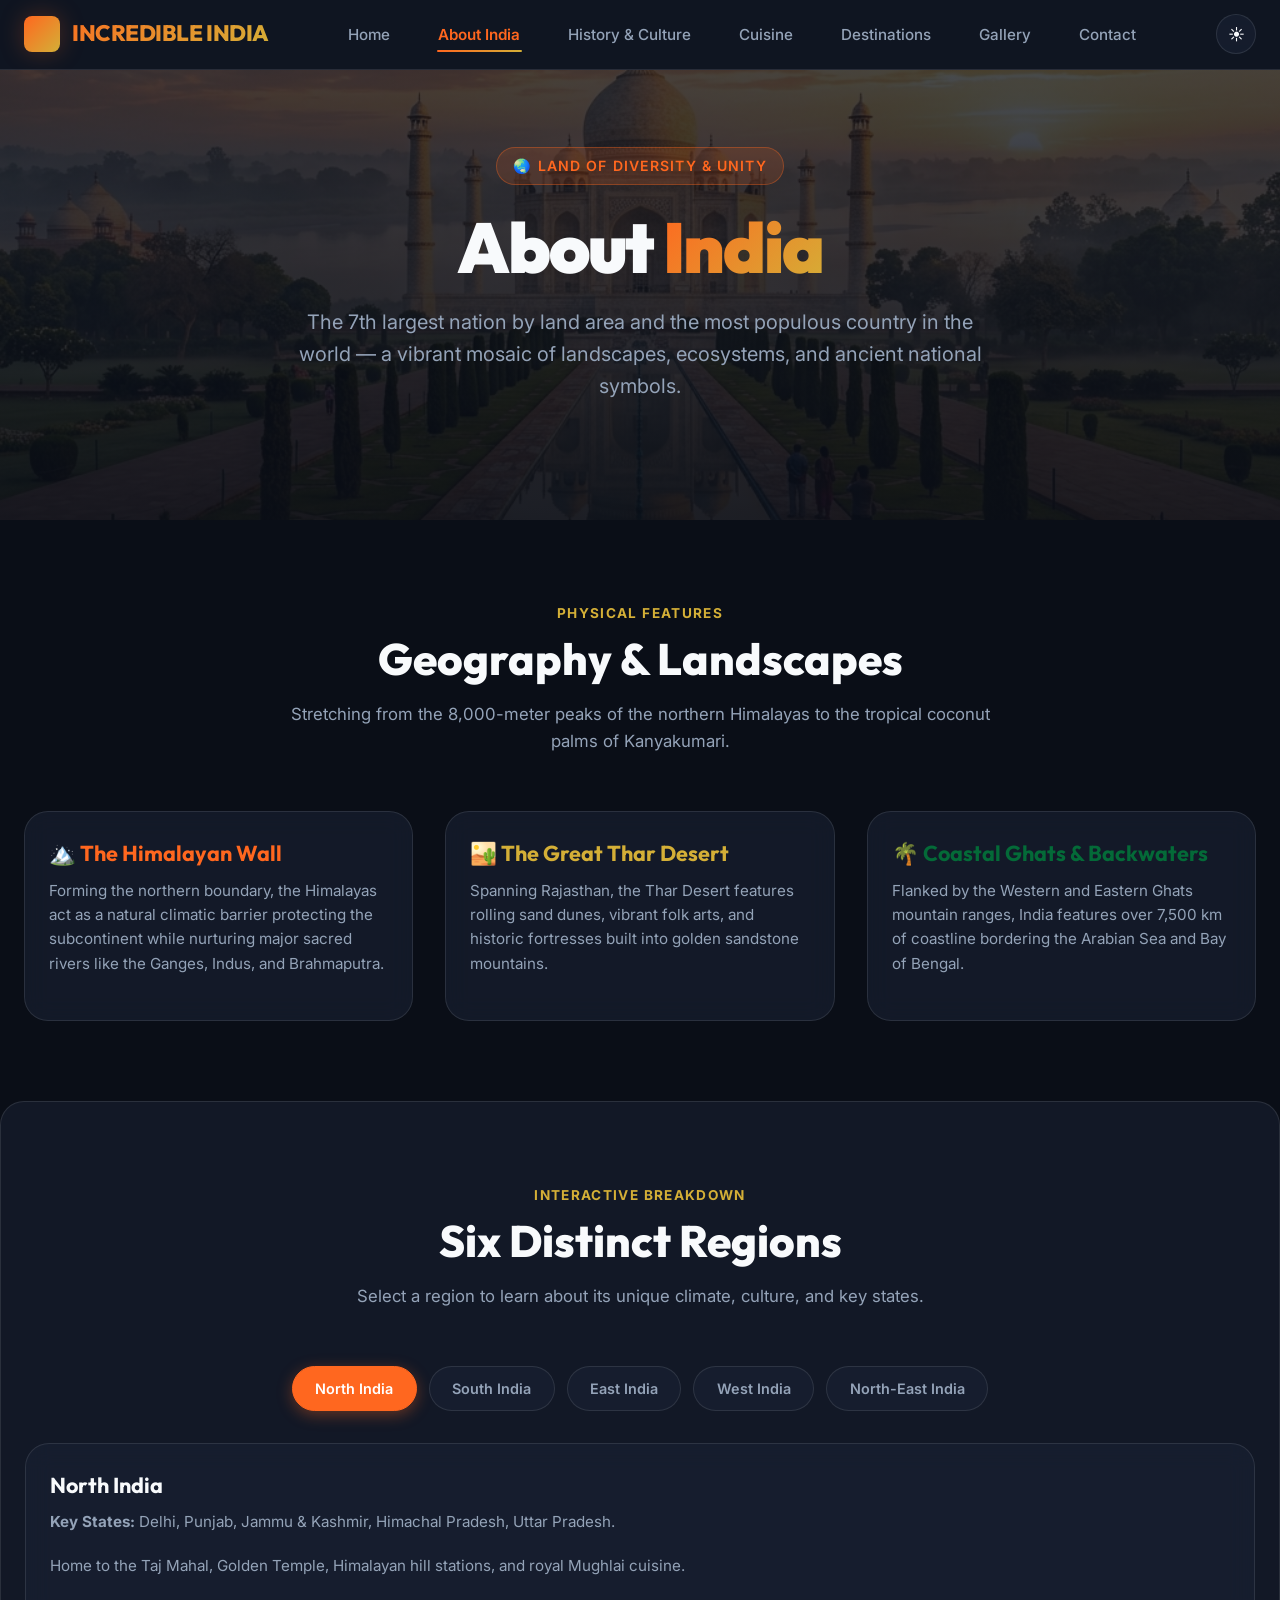
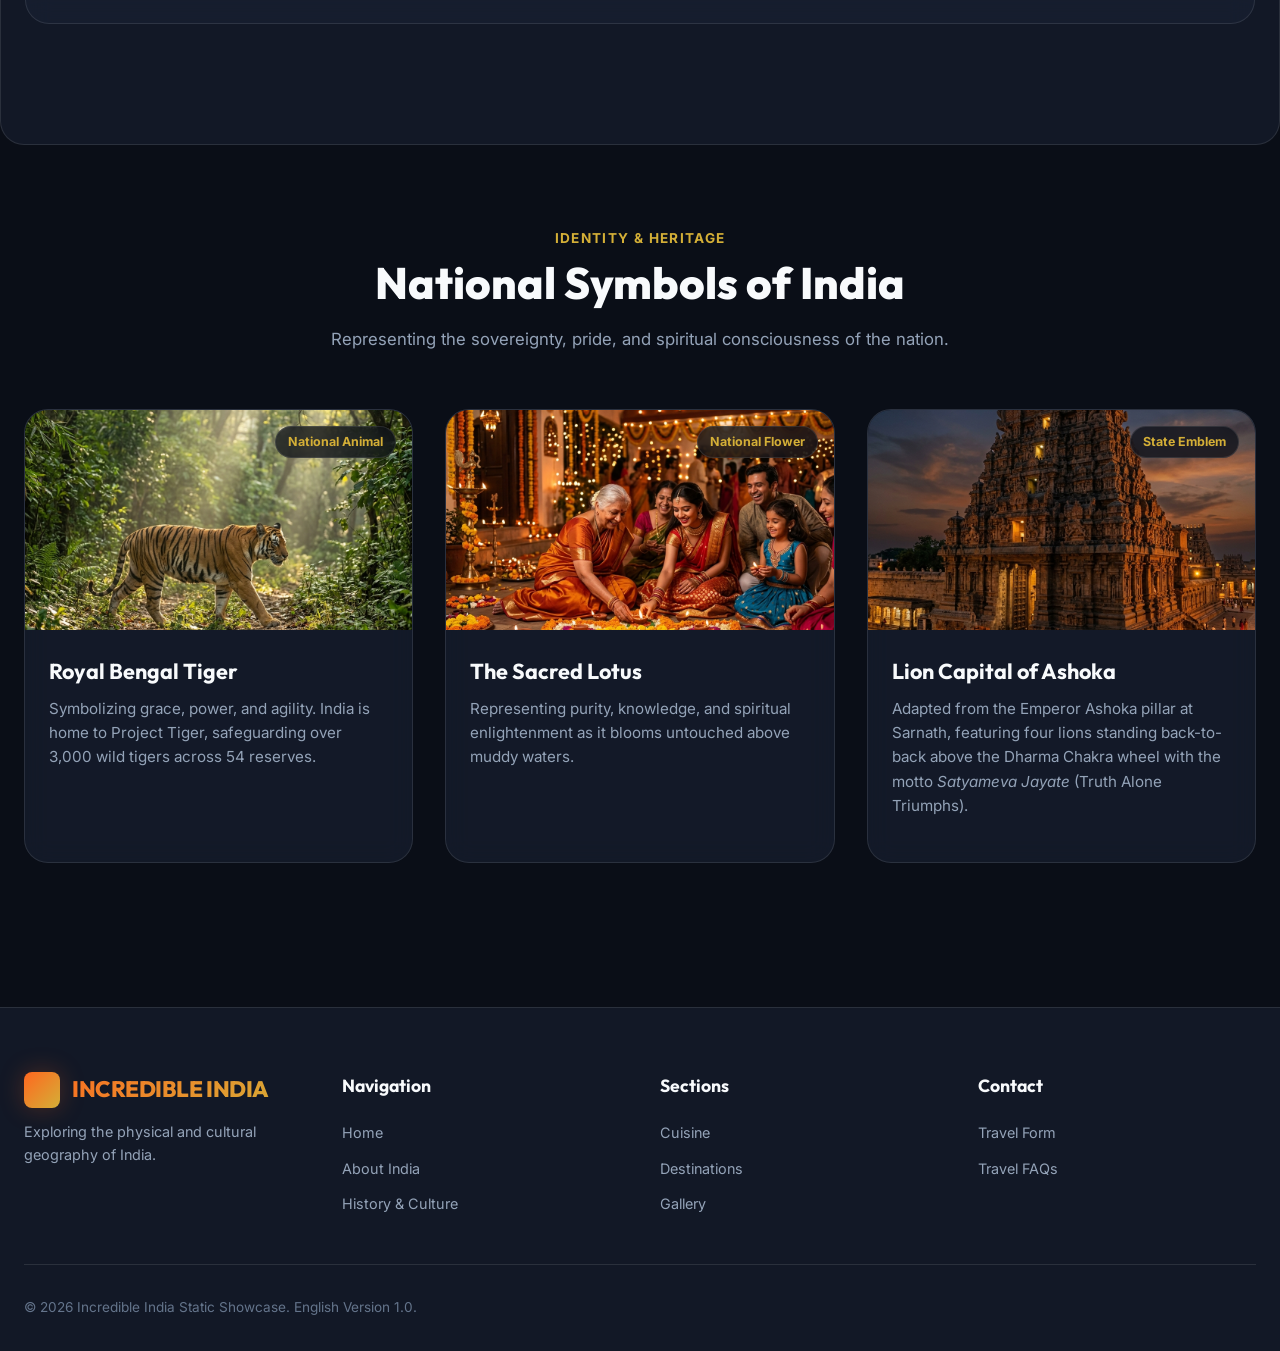
<file: about.html>
<!DOCTYPE html>
<html lang="en" data-theme="dark">
<head>
  <meta charset="UTF-8">
  <meta name="viewport" content="width=device-width, initial-scale=1.0">
  <title>About India — Geography, Symbols & Demographics</title>
  <meta name="description" content="Explore India's geography, national symbols, climate zones, population demographics, and regional breakdown.">
  
  <link rel="stylesheet" href="main.css">
</head>
<body>

  <div id="scroll-progress"></div>

  <!-- Sticky Global Navigation -->
  <header class="navbar">
    <div class="nav-container">
      <a href="index.html" class="nav-brand">
        <span class="nav-brand-icon">🇮🇳</span>
        <span>INCREDIBLE INDIA</span>
      </a>

      <nav>
        <ul class="nav-links">
          <li><a href="index.html" class="nav-link">Home</a></li>
          <li><a href="about.html" class="nav-link active">About India</a></li>
          <li><a href="history.html" class="nav-link">History & Culture</a></li>
          <li><a href="cuisine.html" class="nav-link">Cuisine</a></li>
          <li><a href="tourism.html" class="nav-link">Destinations</a></li>
          <li><a href="gallery.html" class="nav-link">Gallery</a></li>
          <li><a href="contact.html" class="nav-link">Contact</a></li>
        </ul>
      </nav>

      <div class="nav-actions">
        <button class="theme-toggle-btn" aria-label="Toggle dark/light mode">☀️</button>
        <button class="mobile-toggle-btn" aria-label="Open Mobile Menu">
          <span class="hamburger-line line-1"></span>
          <span class="hamburger-line line-2"></span>
          <span class="hamburger-line line-3"></span>
        </button>
      </div>
    </div>
  </header>

  <!-- Mobile Drawer Nav -->
  <div class="mobile-drawer-overlay"></div>
  <aside class="mobile-drawer">
    <a href="index.html" class="mobile-nav-link">Home</a>
    <a href="about.html" class="mobile-nav-link active">About India</a>
    <a href="history.html" class="mobile-nav-link">History & Culture</a>
    <a href="cuisine.html" class="mobile-nav-link">Cuisine</a>
    <a href="tourism.html" class="mobile-nav-link">Destinations</a>
    <a href="gallery.html" class="mobile-nav-link">Gallery</a>
    <a href="contact.html" class="mobile-nav-link">Contact</a>
  </aside>

  <main>
    <!-- HERO HEADER -->
    <section class="hero" style="background-image: url('hero_taj_mahal.jpg'); min-height: 50vh;">
      <div class="hero-overlay"></div>
      <div class="hero-content reveal">
        <div class="hero-badge">🌏 Land of Diversity & Unity</div>
        <h1 class="hero-title">About <span>India</span></h1>
        <p class="hero-subtitle">
          The 7th largest nation by land area and the most populous country in the world — a vibrant mosaic of landscapes, ecosystems, and ancient national symbols.
        </p>
      </div>
    </section>

    <!-- GEOGRAPHY SECTION -->
    <section id="geography" class="section">
      <div class="section-header reveal">
        <span class="section-tag">Physical Features</span>
        <h2 class="section-title">Geography & Landscapes</h2>
        <p class="section-description">
          Stretching from the 8,000-meter peaks of the northern Himalayas to the tropical coconut palms of Kanyakumari.
        </p>
      </div>

      <div class="card-grid">
        <article class="glass-card reveal">
          <div class="card-body">
            <h3 class="card-title" style="color: var(--saffron-main);">🏔️ The Himalayan Wall</h3>
            <p class="card-text">Forming the northern boundary, the Himalayas act as a natural climatic barrier protecting the subcontinent while nurturing major sacred rivers like the Ganges, Indus, and Brahmaputra.</p>
          </div>
        </article>

        <article class="glass-card reveal">
          <div class="card-body">
            <h3 class="card-title" style="color: var(--gold-accent);">🏜️ The Great Thar Desert</h3>
            <p class="card-text">Spanning Rajasthan, the Thar Desert features rolling sand dunes, vibrant folk arts, and historic fortresses built into golden sandstone mountains.</p>
          </div>
        </article>

        <article class="glass-card reveal">
          <div class="card-body">
            <h3 class="card-title" style="color: var(--emerald-main);">🌴 Coastal Ghats & Backwaters</h3>
            <p class="card-text">Flanked by the Western and Eastern Ghats mountain ranges, India features over 7,500 km of coastline bordering the Arabian Sea and Bay of Bengal.</p>
          </div>
        </article>
      </div>
    </section>

    <!-- REGIONAL EXPLORER SECTION -->
    <section class="section" style="background: var(--bg-secondary); border-radius: var(--radius-lg); border: 1px solid var(--border-glass);">
      <div class="section-header reveal">
        <span class="section-tag">Interactive Breakdown</span>
        <h2 class="section-title">Six Distinct Regions</h2>
        <p class="section-description">Select a region to learn about its unique climate, culture, and key states.</p>
      </div>

      <div class="timeline-tabs reveal" style="margin-bottom: 2rem;">
        <button class="tab-btn active" data-era="north">North India</button>
        <button class="tab-btn" data-era="south">South India</button>
        <button class="tab-btn" data-era="east">East India</button>
        <button class="tab-btn" data-era="west">West India</button>
        <button class="tab-btn" data-era="northeast">North-East India</button>
      </div>

      <div id="region-cards-container" class="card-grid">
        <article class="glass-card timeline-item" data-era="north">
          <div class="card-body">
            <h3 class="card-title">North India</h3>
            <p class="card-text"><strong>Key States:</strong> Delhi, Punjab, Jammu & Kashmir, Himachal Pradesh, Uttar Pradesh.</p>
            <p class="card-text">Home to the Taj Mahal, Golden Temple, Himalayan hill stations, and royal Mughlai cuisine.</p>
          </div>
        </article>

        <article class="glass-card timeline-item" data-era="south" style="display: none;">
          <div class="card-body">
            <h3 class="card-title">South India</h3>
            <p class="card-text"><strong>Key States:</strong> Kerala, Tamil Nadu, Karnataka, Telangana, Andhra Pradesh.</p>
            <p class="card-text">Renowned for Dravidian temples, Ayurveda, coconut-infused curries, tech hubs like Bengaluru, and Alleppey backwaters.</p>
          </div>
        </article>

        <article class="glass-card timeline-item" data-era="east" style="display: none;">
          <div class="card-body">
            <h3 class="card-title">East India</h3>
            <p class="card-text"><strong>Key States:</strong> West Bengal, Odisha, Bihar, Jharkhand.</p>
            <p class="card-text">Famous for literary heritage, Victoria Memorial in Kolkata, Konark Sun Temple, and mouthwatering sweets like Rasgulla.</p>
          </div>
        </article>

        <article class="glass-card timeline-item" data-era="west" style="display: none;">
          <div class="card-body">
            <h3 class="card-title">West India</h3>
            <p class="card-text"><strong>Key States:</strong> Maharashtra, Gujarat, Goa, Rajasthan.</p>
            <p class="card-text">Home to Mumbai (the financial & Bollywood capital), sun-kissed beaches of Goa, and majestic palaces of Jaipur.</p>
          </div>
        </article>

        <article class="glass-card timeline-item" data-era="northeast" style="display: none;">
          <div class="card-body">
            <h3 class="card-title">North-East India</h3>
            <p class="card-text"><strong>Key States:</strong> Assam, Meghalaya, Sikkim, Nagaland, Arunachal Pradesh, Manipur, Mizoram, Tripura.</p>
            <p class="card-text">Known as the 'Seven Sisters', featuring living root bridges, tea gardens of Assam, and pristine Himalayan valleys.</p>
          </div>
        </article>
      </div>
    </section>

    <!-- NATIONAL SYMBOLS SECTION -->
    <section id="symbols" class="section">
      <div class="section-header reveal">
        <span class="section-tag">Identity & Heritage</span>
        <h2 class="section-title">National Symbols of India</h2>
        <p class="section-description">Representing the sovereignty, pride, and spiritual consciousness of the nation.</p>
      </div>

      <div class="card-grid">
        <article class="glass-card reveal">
          <div class="card-img-wrapper">
            <img src="bengal_tiger.jpg" alt="Royal Bengal Tiger">
            <span class="card-tag">National Animal</span>
          </div>
          <div class="card-body">
            <h3 class="card-title">Royal Bengal Tiger</h3>
            <p class="card-text">Symbolizing grace, power, and agility. India is home to Project Tiger, safeguarding over 3,000 wild tigers across 54 reserves.</p>
          </div>
        </article>

        <article class="glass-card reveal">
          <div class="card-img-wrapper">
            <img src="diwali_festival.jpg" alt="Lotus Flower & Diyas">
            <span class="card-tag">National Flower</span>
          </div>
          <div class="card-body">
            <h3 class="card-title">The Sacred Lotus</h3>
            <p class="card-text">Representing purity, knowledge, and spiritual enlightenment as it blooms untouched above muddy waters.</p>
          </div>
        </article>

        <article class="glass-card reveal">
          <div class="card-img-wrapper">
            <img src="ancient_temple.jpg" alt="Ashoka Lion Capital Emblem">
            <span class="card-tag">State Emblem</span>
          </div>
          <div class="card-body">
            <h3 class="card-title">Lion Capital of Ashoka</h3>
            <p class="card-text">Adapted from the Emperor Ashoka pillar at Sarnath, featuring four lions standing back-to-back above the Dharma Chakra wheel with the motto <em>Satyameva Jayate</em> (Truth Alone Triumphs).</p>
          </div>
        </article>
      </div>
    </section>
  </main>

  <footer class="footer">
    <div class="footer-container">
      <div class="footer-brand">
        <div class="nav-brand">
          <span class="nav-brand-icon">🇮🇳</span>
          <span>INCREDIBLE INDIA</span>
        </div>
        <p>Exploring the physical and cultural geography of India.</p>
      </div>
      <div>
        <h4 class="footer-heading">Navigation</h4>
        <ul class="footer-links">
          <li><a href="index.html">Home</a></li>
          <li><a href="about.html">About India</a></li>
          <li><a href="history.html">History & Culture</a></li>
        </ul>
      </div>
      <div>
        <h4 class="footer-heading">Sections</h4>
        <ul class="footer-links">
          <li><a href="cuisine.html">Cuisine</a></li>
          <li><a href="tourism.html">Destinations</a></li>
          <li><a href="gallery.html">Gallery</a></li>
        </ul>
      </div>
      <div>
        <h4 class="footer-heading">Contact</h4>
        <ul class="footer-links">
          <li><a href="contact.html">Travel Form</a></li>
          <li><a href="contact.html#faqs">Travel FAQs</a></li>
        </ul>
      </div>
    </div>
    <div class="footer-bottom">
      <p>© 2026 Incredible India Static Showcase. English Version 1.0.</p>
    </div>
  </footer>

  <button class="back-to-top" aria-label="Back to top">↑</button>

  <script src="main.js"></script>
  <script src="interactive.js"></script>
</body>
</html>
</file>
<file: main.css>
/* ==========================================
   INCREDIBLE INDIA - MAIN STYLESHEET
   Design System: Glassmorphic Dark Luxury & Modern Saffron Theme
   ========================================== */

@import url('https://fonts.googleapis.com/css2?family=Inter:wght@300;400;500;600;700&family=Outfit:wght@400;500;600;700;800;900&display=swap');

/* --- CSS VARIABLES & THEME TOKENS --- */
:root {
  /* Brand Palette Inspired by Saffron, Emerald, & Imperial Gold */
  --saffron-main: #FF671F;
  --saffron-hover: #E05A10;
  --saffron-glow: rgba(255, 103, 31, 0.35);
  
  --emerald-main: #046A38;
  --emerald-hover: #03522b;
  --emerald-glow: rgba(4, 106, 56, 0.35);
  
  --gold-accent: #D4AF37;
  --gold-glow: rgba(212, 175, 55, 0.3);
  
  --navy-deep: #000080;
  --chakra-blue: #1A2A6C;

  /* Default Dark Mode Colors */
  --bg-primary: #0A0E17;
  --bg-secondary: #121826;
  --bg-tertiary: #1A2234;
  --bg-glass: rgba(18, 24, 38, 0.75);
  --bg-glass-card: rgba(26, 34, 52, 0.6);
  --border-glass: rgba(255, 255, 255, 0.1);
  --border-glow: rgba(255, 103, 31, 0.3);
  
  --text-main: #F8FAFC;
  --text-muted: #94A3B8;
  --text-dim: #64748B;
  
  --shadow-sm: 0 4px 12px rgba(0, 0, 0, 0.15);
  --shadow-md: 0 8px 30px rgba(0, 0, 0, 0.25);
  --shadow-glow: 0 0 25px rgba(255, 103, 31, 0.25);

  --font-heading: 'Outfit', -apple-system, BlinkMacSystemFont, sans-serif;
  --font-body: 'Inter', -apple-system, BlinkMacSystemFont, sans-serif;

  --transition-fast: 0.2s cubic-bezier(0.4, 0, 0.2, 1);
  --transition-normal: 0.3s cubic-bezier(0.4, 0, 0.2, 1);
  --transition-slow: 0.5s cubic-bezier(0.4, 0, 0.2, 1);

  --radius-sm: 8px;
  --radius-md: 16px;
  --radius-lg: 24px;
  --radius-full: 9999px;
}

/* Light Theme Overrides */
[data-theme="light"] {
  --bg-primary: #F8FAFC;
  --bg-secondary: #FFFFFF;
  --bg-tertiary: #F1F5F9;
  --bg-glass: rgba(255, 255, 255, 0.85);
  --bg-glass-card: rgba(255, 255, 255, 0.9);
  --border-glass: rgba(0, 0, 0, 0.08);
  --border-glow: rgba(224, 90, 16, 0.4);
  
  --text-main: #0F172A;
  --text-muted: #475569;
  --text-dim: #64748B;

  --shadow-sm: 0 4px 12px rgba(0, 0, 0, 0.05);
  --shadow-md: 0 10px 30px rgba(0, 0, 0, 0.08);
  --shadow-glow: 0 0 25px rgba(255, 103, 31, 0.15);
}

/* --- RESET & CORE BASE --- */
*, *::before, *::after {
  box-sizing: border-box;
  margin: 0;
  padding: 0;
}

html {
  scroll-behavior: smooth;
  font-size: 16px;
}

body {
  font-family: var(--font-body);
  background-color: var(--bg-primary);
  color: var(--text-main);
  line-height: 1.6;
  overflow-x: hidden;
  transition: background-color var(--transition-normal), color var(--transition-normal);
  min-height: 100vh;
  display: flex;
  flex-direction: column;
}

main {
  flex: 1;
}

a {
  color: inherit;
  text-decoration: none;
  transition: color var(--transition-fast);
}

img {
  max-width: 100%;
  height: auto;
  display: block;
}

button, input, select, textarea {
  font: inherit;
}

/* --- READING PROGRESS BAR --- */
#scroll-progress {
  position: fixed;
  top: 0;
  left: 0;
  height: 3px;
  background: linear-gradient(90deg, var(--saffron-main), var(--gold-accent), var(--emerald-main));
  width: 0%;
  z-index: 1001;
  transition: width 0.1s linear;
}

/* --- STICKY GLOBAL NAVIGATION --- */
.navbar {
  position: sticky;
  top: 0;
  left: 0;
  width: 100%;
  z-index: 1000;
  background: var(--bg-glass);
  backdrop-filter: blur(16px);
  -webkit-backdrop-filter: blur(16px);
  border-bottom: 1px solid var(--border-glass);
  transition: all var(--transition-normal);
}

.navbar.scrolled {
  box-shadow: var(--shadow-md);
  padding-block: 2px;
}

.nav-container {
  max-width: 1280px;
  margin: 0 auto;
  padding: 0.9rem 1.5rem;
  display: flex;
  align-items: center;
  justify-content: space-between;
}

/* Brand Logo */
.nav-brand {
  display: flex;
  align-items: center;
  gap: 0.75rem;
  font-family: var(--font-heading);
  font-weight: 800;
  font-size: 1.4rem;
  letter-spacing: -0.02em;
  background: linear-gradient(135deg, var(--saffron-main), var(--gold-accent));
  -webkit-background-clip: text;
  -webkit-text-fill-color: transparent;
}

.nav-brand-icon {
  width: 36px;
  height: 36px;
  background: linear-gradient(135deg, var(--saffron-main), var(--gold-accent));
  border-radius: var(--radius-sm);
  display: flex;
  align-items: center;
  justify-content: center;
  color: #fff;
  font-weight: 900;
  font-size: 1.1rem;
  box-shadow: var(--shadow-glow);
}

/* Desktop Nav Links */
.nav-links {
  display: flex;
  align-items: center;
  gap: 1.5rem;
  list-style: none;
}

.nav-link {
  position: relative;
  padding: 0.5rem 0.75rem;
  font-weight: 500;
  font-size: 0.95rem;
  color: var(--text-muted);
  border-radius: var(--radius-sm);
  transition: color var(--transition-fast);
}

.nav-link:hover,
.nav-link.active {
  color: var(--text-main);
}

.nav-link::after {
  content: '';
  position: absolute;
  bottom: 0;
  left: 50%;
  width: 0;
  height: 2px;
  background: linear-gradient(90deg, var(--saffron-main), var(--gold-accent));
  transition: width var(--transition-normal), left var(--transition-normal);
  border-radius: var(--radius-full);
}

.nav-link:hover::after,
.nav-link.active::after {
  width: 80%;
  left: 10%;
}

.nav-link.active {
  font-weight: 600;
  color: var(--saffron-main);
}

/* Nav Actions (Theme Switcher & Mobile Toggle) */
.nav-actions {
  display: flex;
  align-items: center;
  gap: 1rem;
}

.theme-toggle-btn {
  background: var(--bg-glass-card);
  border: 1px solid var(--border-glass);
  color: var(--text-main);
  width: 40px;
  height: 40px;
  border-radius: var(--radius-full);
  display: flex;
  align-items: center;
  justify-content: center;
  cursor: pointer;
  transition: transform var(--transition-fast), background var(--transition-fast);
}

.theme-toggle-btn:hover {
  transform: scale(1.08);
  border-color: var(--saffron-main);
}

/* Hamburger Menu Button */
.mobile-toggle-btn {
  display: none;
  background: none;
  border: none;
  cursor: pointer;
  width: 40px;
  height: 40px;
  flex-direction: column;
  justify-content: center;
  align-items: center;
  gap: 5px;
  z-index: 1100;
}

.hamburger-line {
  width: 24px;
  height: 2px;
  background-color: var(--text-main);
  border-radius: 2px;
  transition: transform var(--transition-normal), opacity var(--transition-normal);
}

.mobile-toggle-btn.open .line-1 {
  transform: translateY(7px) rotate(45deg);
}

.mobile-toggle-btn.open .line-2 {
  opacity: 0;
}

.mobile-toggle-btn.open .line-3 {
  transform: translateY(-7px) rotate(-45deg);
}

/* Mobile Side Drawer */
.mobile-drawer {
  position: fixed;
  top: 0;
  right: -100%;
  width: 80%;
  max-width: 320px;
  height: 100vh;
  background: var(--bg-secondary);
  border-left: 1px solid var(--border-glass);
  z-index: 1050;
  padding: 6rem 2rem 2rem;
  display: flex;
  flex-direction: column;
  gap: 1.5rem;
  box-shadow: -10px 0 30px rgba(0, 0, 0, 0.4);
  transition: right var(--transition-normal);
}

.mobile-drawer.open {
  right: 0;
}

.mobile-drawer-overlay {
  position: fixed;
  inset: 0;
  background: rgba(0, 0, 0, 0.6);
  backdrop-filter: blur(4px);
  z-index: 1040;
  opacity: 0;
  pointer-events: none;
  transition: opacity var(--transition-normal);
}

.mobile-drawer-overlay.open {
  opacity: 1;
  pointer-events: auto;
}

.mobile-nav-link {
  font-size: 1.15rem;
  font-weight: 600;
  color: var(--text-muted);
  padding: 0.75rem 1rem;
  border-radius: var(--radius-sm);
  display: block;
}

.mobile-nav-link.active,
.mobile-nav-link:hover {
  background: var(--bg-glass-card);
  color: var(--saffron-main);
}

/* --- BUTTON SYSTEM & MICRO-INTERACTIONS --- */
.btn {
  display: inline-flex;
  align-items: center;
  justify-content: center;
  gap: 0.6rem;
  padding: 0.8rem 1.75rem;
  font-size: 0.98rem;
  font-weight: 600;
  border-radius: var(--radius-md);
  cursor: pointer;
  border: none;
  outline: none;
  position: relative;
  overflow: hidden;
  transition: all var(--transition-fast);
  white-space: nowrap;
}

.btn-primary {
  background: linear-gradient(135deg, var(--saffron-main), #E04800);
  color: #FFFFFF;
  box-shadow: 0 4px 20px var(--saffron-glow);
}

.btn-primary:hover {
  transform: translateY(-2px);
  box-shadow: 0 8px 25px var(--saffron-glow);
}

.btn-primary:active {
  transform: translateY(0);
}

.btn-secondary {
  background: var(--bg-glass-card);
  border: 1px solid var(--border-glass);
  color: var(--text-main);
  backdrop-filter: blur(10px);
}

.btn-secondary:hover {
  border-color: var(--saffron-main);
  color: var(--saffron-main);
  transform: translateY(-2px);
}

.btn-gold {
  background: linear-gradient(135deg, var(--gold-accent), #B89228);
  color: #0B0F17;
  font-weight: 700;
  box-shadow: 0 4px 20px var(--gold-glow);
}

.btn-gold:hover {
  transform: translateY(-2px);
  box-shadow: 0 8px 25px var(--gold-glow);
}

.btn-emerald {
  background: linear-gradient(135deg, var(--emerald-main), var(--emerald-hover));
  color: #FFFFFF;
  box-shadow: 0 4px 20px var(--emerald-glow);
}

.btn-emerald:hover {
  transform: translateY(-2px);
  box-shadow: 0 8px 25px var(--emerald-glow);
}

/* Button Ripple Effect */
.ripple {
  position: absolute;
  border-radius: 50%;
  transform: scale(0);
  animation: ripple-animation 0.6s linear;
  background-color: rgba(255, 255, 255, 0.4);
}

@keyframes ripple-animation {
  to {
    transform: scale(4);
    opacity: 0;
  }
}

/* --- HERO SECTION --- */
.hero {
  position: relative;
  min-height: 88vh;
  display: flex;
  align-items: center;
  justify-content: center;
  padding: 4rem 1.5rem;
  background-size: cover;
  background-position: center;
  background-repeat: no-repeat;
  overflow: hidden;
}

.hero-overlay {
  position: absolute;
  inset: 0;
  background: linear-gradient(180deg, rgba(10, 14, 23, 0.75) 0%, rgba(10, 14, 23, 0.92) 100%);
  z-index: 1;
}

.hero-content {
  position: relative;
  z-index: 2;
  max-width: 900px;
  text-align: center;
  margin: 0 auto;
}

.hero-badge {
  display: inline-flex;
  align-items: center;
  gap: 0.5rem;
  padding: 0.4rem 1rem;
  background: rgba(255, 103, 31, 0.15);
  border: 1px solid var(--saffron-glow);
  color: var(--saffron-main);
  border-radius: var(--radius-full);
  font-size: 0.88rem;
  font-weight: 600;
  text-transform: uppercase;
  letter-spacing: 0.08em;
  margin-bottom: 1.5rem;
}

.hero-title {
  font-family: var(--font-heading);
  font-size: clamp(2.5rem, 5.5vw, 4.5rem);
  font-weight: 900;
  line-height: 1.1;
  margin-bottom: 1.25rem;
  letter-spacing: -0.03em;
}

.hero-title span {
  background: linear-gradient(135deg, var(--saffron-main), var(--gold-accent));
  -webkit-background-clip: text;
  -webkit-text-fill-color: transparent;
}

.hero-subtitle {
  font-size: clamp(1.05rem, 2vw, 1.25rem);
  color: var(--text-muted);
  max-width: 700px;
  margin: 0 auto 2.5rem;
}

.hero-actions {
  display: flex;
  align-items: center;
  justify-content: center;
  gap: 1.25rem;
  flex-wrap: wrap;
}

/* --- STATS SECTION --- */
.stats-banner {
  margin-top: -3rem;
  position: relative;
  z-index: 10;
  max-width: 1100px;
  margin-inline: auto;
  padding: 0 1.5rem;
}

.stats-grid {
  display: grid;
  grid-template-columns: repeat(auto-fit, minmax(200px, 1fr));
  gap: 1.25rem;
  background: var(--bg-glass-card);
  backdrop-filter: blur(20px);
  border: 1px solid var(--border-glass);
  border-radius: var(--radius-lg);
  padding: 2rem;
  box-shadow: var(--shadow-md);
}

.stat-card {
  text-align: center;
  padding: 1rem;
}

.stat-number {
  font-family: var(--font-heading);
  font-size: 2.5rem;
  font-weight: 800;
  color: var(--saffron-main);
  line-height: 1.2;
}

.stat-label {
  font-size: 0.9rem;
  color: var(--text-muted);
  font-weight: 500;
  margin-top: 0.25rem;
}

/* --- SECTION GENERAL STYLES --- */
.section {
  padding: 5rem 1.5rem;
  max-width: 1280px;
  margin: 0 auto;
}

.section-header {
  text-align: center;
  max-width: 700px;
  margin: 0 auto 3.5rem;
}

.section-tag {
  display: inline-block;
  font-size: 0.85rem;
  font-weight: 700;
  text-transform: uppercase;
  letter-spacing: 0.1em;
  color: var(--gold-accent);
  margin-bottom: 0.5rem;
}

.section-title {
  font-family: var(--font-heading);
  font-size: clamp(2rem, 3.5vw, 2.75rem);
  font-weight: 800;
  line-height: 1.2;
  margin-bottom: 1rem;
}

.section-description {
  color: var(--text-muted);
  font-size: 1.05rem;
}

/* --- GLASS CARDS GRID --- */
.card-grid {
  display: grid;
  grid-template-columns: repeat(auto-fit, minmax(320px, 1fr));
  gap: 2rem;
}

.glass-card {
  background: var(--bg-glass-card);
  backdrop-filter: blur(12px);
  border: 1px solid var(--border-glass);
  border-radius: var(--radius-lg);
  overflow: hidden;
  transition: transform var(--transition-normal), box-shadow var(--transition-normal), border-color var(--transition-normal);
  display: flex;
  flex-direction: column;
}

.glass-card:hover {
  transform: translateY(-8px);
  border-color: var(--border-glow);
  box-shadow: var(--shadow-md), var(--shadow-glow);
}

.card-img-wrapper {
  position: relative;
  width: 100%;
  height: 220px;
  overflow: hidden;
}

.card-img-wrapper img {
  width: 100%;
  height: 100%;
  object-fit: cover;
  transition: transform var(--transition-slow);
}

.glass-card:hover .card-img-wrapper img {
  transform: scale(1.08);
}

.card-tag {
  position: absolute;
  top: 1rem;
  right: 1rem;
  background: rgba(10, 14, 23, 0.75);
  backdrop-filter: blur(8px);
  color: var(--gold-accent);
  border: 1px solid var(--border-glass);
  padding: 0.3rem 0.75rem;
  border-radius: var(--radius-full);
  font-size: 0.78rem;
  font-weight: 700;
}

.card-body {
  padding: 1.5rem;
  display: flex;
  flex-direction: column;
  flex: 1;
}

.card-title {
  font-family: var(--font-heading);
  font-size: 1.35rem;
  font-weight: 700;
  margin-bottom: 0.5rem;
  color: var(--text-main);
}

.card-text {
  color: var(--text-muted);
  font-size: 0.95rem;
  line-height: 1.6;
  margin-bottom: 1.25rem;
  flex: 1;
}

/* --- INTERACTIVE TIMELINE (History Page) --- */
.timeline-tabs {
  display: flex;
  justify-content: center;
  gap: 0.75rem;
  margin-bottom: 3rem;
  flex-wrap: wrap;
}

.tab-btn {
  padding: 0.6rem 1.4rem;
  background: var(--bg-glass-card);
  border: 1px solid var(--border-glass);
  color: var(--text-muted);
  border-radius: var(--radius-full);
  cursor: pointer;
  font-weight: 600;
  font-size: 0.9rem;
  transition: all var(--transition-fast);
}

.tab-btn:hover,
.tab-btn.active {
  background: var(--saffron-main);
  color: #fff;
  border-color: var(--saffron-main);
  box-shadow: 0 4px 15px var(--saffron-glow);
}

.timeline {
  position: relative;
  max-width: 850px;
  margin: 0 auto;
  padding-left: 2rem;
  border-left: 2px solid var(--border-glass);
}

.timeline-item {
  position: relative;
  margin-bottom: 2.5rem;
}

.timeline-dot {
  position: absolute;
  left: calc(-2rem - 7px);
  top: 0.25rem;
  width: 12px;
  height: 12px;
  border-radius: 50%;
  background: var(--saffron-main);
  box-shadow: 0 0 0 4px var(--bg-primary), 0 0 12px var(--saffron-main);
}

.timeline-content {
  background: var(--bg-glass-card);
  border: 1px solid var(--border-glass);
  border-radius: var(--radius-md);
  padding: 1.5rem;
  transition: transform var(--transition-fast);
}

.timeline-content:hover {
  transform: translateX(6px);
  border-color: var(--saffron-main);
}

.timeline-year {
  font-family: var(--font-heading);
  font-size: 1.1rem;
  font-weight: 800;
  color: var(--gold-accent);
  margin-bottom: 0.25rem;
}

/* --- CUISINE FILTER & CARDS --- */
.filter-container {
  display: flex;
  justify-content: center;
  gap: 1rem;
  margin-bottom: 2.5rem;
  flex-wrap: wrap;
}

.filter-chip {
  padding: 0.5rem 1.25rem;
  background: var(--bg-glass-card);
  border: 1px solid var(--border-glass);
  color: var(--text-muted);
  border-radius: var(--radius-full);
  cursor: pointer;
  font-size: 0.88rem;
  font-weight: 600;
  transition: all var(--transition-fast);
}

.filter-chip.active,
.filter-chip:hover {
  background: var(--emerald-main);
  color: #fff;
  border-color: var(--emerald-main);
  box-shadow: 0 4px 15px var(--emerald-glow);
}

/* --- LIGHTBOX GALLERY (Gallery Page) --- */
.gallery-grid {
  display: grid;
  grid-template-columns: repeat(auto-fill, minmax(280px, 1fr));
  gap: 1.5rem;
}

.gallery-item {
  position: relative;
  border-radius: var(--radius-md);
  overflow: hidden;
  height: 250px;
  cursor: pointer;
}

.gallery-item img {
  width: 100%;
  height: 100%;
  object-fit: cover;
  transition: transform var(--transition-slow);
}

.gallery-item:hover img {
  transform: scale(1.1);
}

.gallery-overlay {
  position: absolute;
  inset: 0;
  background: linear-gradient(180deg, transparent 40%, rgba(10, 14, 23, 0.85) 100%);
  display: flex;
  align-items: flex-end;
  padding: 1.25rem;
  opacity: 0;
  transition: opacity var(--transition-fast);
}

.gallery-item:hover .gallery-overlay {
  opacity: 1;
}

.gallery-title {
  color: #fff;
  font-weight: 700;
  font-size: 1.05rem;
}

/* Lightbox Modal */
.lightbox-modal {
  position: fixed;
  inset: 0;
  background: rgba(0, 0, 0, 0.9);
  backdrop-filter: blur(12px);
  z-index: 2000;
  display: flex;
  align-items: center;
  justify-content: center;
  opacity: 0;
  pointer-events: none;
  transition: opacity var(--transition-normal);
  padding: 2rem;
}

.lightbox-modal.open {
  opacity: 1;
  pointer-events: auto;
}

.lightbox-content {
  position: relative;
  max-width: 900px;
  width: 100%;
  text-align: center;
}

.lightbox-img {
  max-height: 80vh;
  max-width: 100%;
  border-radius: var(--radius-md);
  box-shadow: var(--shadow-md);
}

.lightbox-caption {
  color: var(--text-main);
  font-size: 1.1rem;
  margin-top: 1rem;
  font-weight: 600;
}

.lightbox-close {
  position: absolute;
  top: -2.5rem;
  right: 0;
  background: none;
  border: none;
  color: #fff;
  font-size: 2rem;
  cursor: pointer;
}

/* --- DESTINATION MODAL --- */
.modal-backdrop {
  position: fixed;
  inset: 0;
  background: rgba(0, 0, 0, 0.8);
  backdrop-filter: blur(10px);
  z-index: 2000;
  display: flex;
  align-items: center;
  justify-content: center;
  opacity: 0;
  pointer-events: none;
  transition: opacity var(--transition-normal);
  padding: 1.5rem;
}

.modal-backdrop.open {
  opacity: 1;
  pointer-events: auto;
}

.modal-card {
  background: var(--bg-secondary);
  border: 1px solid var(--border-glass);
  border-radius: var(--radius-lg);
  max-width: 700px;
  width: 100%;
  max-height: 90vh;
  overflow-y: auto;
  position: relative;
  box-shadow: var(--shadow-md);
}

.modal-header-img {
  width: 100%;
  height: 260px;
  object-fit: cover;
}

.modal-body {
  padding: 2rem;
}

.modal-close-btn {
  position: absolute;
  top: 1rem;
  right: 1rem;
  width: 36px;
  height: 36px;
  background: rgba(0, 0, 0, 0.6);
  border: 1px solid rgba(255, 255, 255, 0.2);
  color: #fff;
  border-radius: 50%;
  display: flex;
  align-items: center;
  justify-content: center;
  cursor: pointer;
  font-size: 1.2rem;
  transition: transform var(--transition-fast);
}

.modal-close-btn:hover {
  transform: scale(1.1);
}

/* --- CONTACT FORM --- */
.contact-container {
  display: grid;
  grid-template-columns: 1fr 1fr;
  gap: 3rem;
}

.contact-form {
  background: var(--bg-glass-card);
  backdrop-filter: blur(12px);
  border: 1px solid var(--border-glass);
  border-radius: var(--radius-lg);
  padding: 2.5rem;
}

.form-group {
  margin-bottom: 1.5rem;
}

.form-label {
  display: block;
  font-size: 0.9rem;
  font-weight: 600;
  margin-bottom: 0.5rem;
  color: var(--text-main);
}

.form-input, .form-select, .form-textarea {
  width: 100%;
  padding: 0.8rem 1rem;
  background: var(--bg-primary);
  border: 1px solid var(--border-glass);
  border-radius: var(--radius-sm);
  color: var(--text-main);
  outline: none;
  transition: border-color var(--transition-fast);
}

.form-input:focus, .form-select:focus, .form-textarea:focus {
  border-color: var(--saffron-main);
  box-shadow: 0 0 0 3px var(--saffron-glow);
}

.form-textarea {
  resize: vertical;
  min-height: 120px;
}

/* Accordion FAQ */
.accordion {
  display: flex;
  flex-direction: column;
  gap: 1rem;
}

.accordion-item {
  background: var(--bg-glass-card);
  border: 1px solid var(--border-glass);
  border-radius: var(--radius-md);
  overflow: hidden;
}

.accordion-header {
  width: 100%;
  padding: 1.25rem 1.5rem;
  background: none;
  border: none;
  color: var(--text-main);
  font-size: 1.05rem;
  font-weight: 700;
  text-align: left;
  display: flex;
  align-items: center;
  justify-content: space-between;
  cursor: pointer;
}

.accordion-body {
  padding: 0 1.5rem 1.25rem;
  color: var(--text-muted);
  font-size: 0.95rem;
  display: none;
}

.accordion-item.open .accordion-body {
  display: block;
}

.accordion-item.open .accordion-icon {
  transform: rotate(180deg);
}

.accordion-icon {
  transition: transform var(--transition-fast);
}

/* --- FOOTER --- */
.footer {
  background: var(--bg-secondary);
  border-top: 1px solid var(--border-glass);
  padding: 4rem 1.5rem 2rem;
  margin-top: 4rem;
}

.footer-container {
  max-width: 1280px;
  margin: 0 auto;
  display: grid;
  grid-template-columns: repeat(auto-fit, minmax(220px, 1fr));
  gap: 2.5rem;
  margin-bottom: 3rem;
}

.footer-brand p {
  color: var(--text-muted);
  font-size: 0.9rem;
  margin-top: 0.75rem;
}

.footer-heading {
  font-family: var(--font-heading);
  font-size: 1.1rem;
  font-weight: 700;
  margin-bottom: 1.25rem;
  color: var(--text-main);
}

.footer-links {
  list-style: none;
  display: flex;
  flex-direction: column;
  gap: 0.6rem;
}

.footer-links a {
  color: var(--text-muted);
  font-size: 0.9rem;
}

.footer-links a:hover {
  color: var(--saffron-main);
  padding-left: 4px;
}

.footer-bottom {
  max-width: 1280px;
  margin: 0 auto;
  padding-top: 2rem;
  border-top: 1px solid var(--border-glass);
  display: flex;
  align-items: center;
  justify-content: space-between;
  color: var(--text-dim);
  font-size: 0.85rem;
  flex-wrap: wrap;
  gap: 1rem;
}

/* BACK TO TOP BUTTON */
.back-to-top {
  position: fixed;
  bottom: 2rem;
  right: 2rem;
  width: 44px;
  height: 44px;
  background: var(--saffron-main);
  color: #fff;
  border: none;
  border-radius: 50%;
  display: flex;
  align-items: center;
  justify-content: center;
  cursor: pointer;
  box-shadow: 0 4px 15px var(--saffron-glow);
  opacity: 0;
  pointer-events: none;
  transition: all var(--transition-fast);
  z-index: 900;
}

.back-to-top.visible {
  opacity: 1;
  pointer-events: auto;
}

.back-to-top:hover {
  transform: translateY(-4px);
}

/* --- ANIMATIONS & SCROLL REVEALS --- */
.reveal {
  opacity: 0;
  transform: translateY(30px);
  transition: opacity 0.8s ease-out, transform 0.8s ease-out;
}

.reveal.active {
  opacity: 1;
  transform: translateY(0);
}

/* --- RESPONSIVE MEDIA QUERIES --- */
@media (max-width: 1024px) {
  .contact-container {
    grid-template-columns: 1fr;
  }
}

@media (max-width: 768px) {
  .nav-links {
    display: none;
  }
  
  .mobile-toggle-btn {
    display: flex;
  }
  
  .hero {
    min-height: 75vh;
  }
  
  .stats-banner {
    margin-top: -1.5rem;
  }
}

@media (max-width: 480px) {
  .hero-title {
    font-size: 2.2rem;
  }
  .section {
    padding: 3.5rem 1rem;
  }
  .card-grid {
    grid-template-columns: 1fr;
  }
}

/* Accessibility: Reduced Motion Support */
@media (prefers-reduced-motion: reduce) {
  *, *::before, *::after {
    animation-duration: 0.01ms !important;
    animation-iteration-count: 1 !important;
    transition-duration: 0.01ms !important;
    scroll-behavior: auto !important;
  }
  .reveal {
    opacity: 1 !important;
    transform: none !important;
  }
}
</file>
